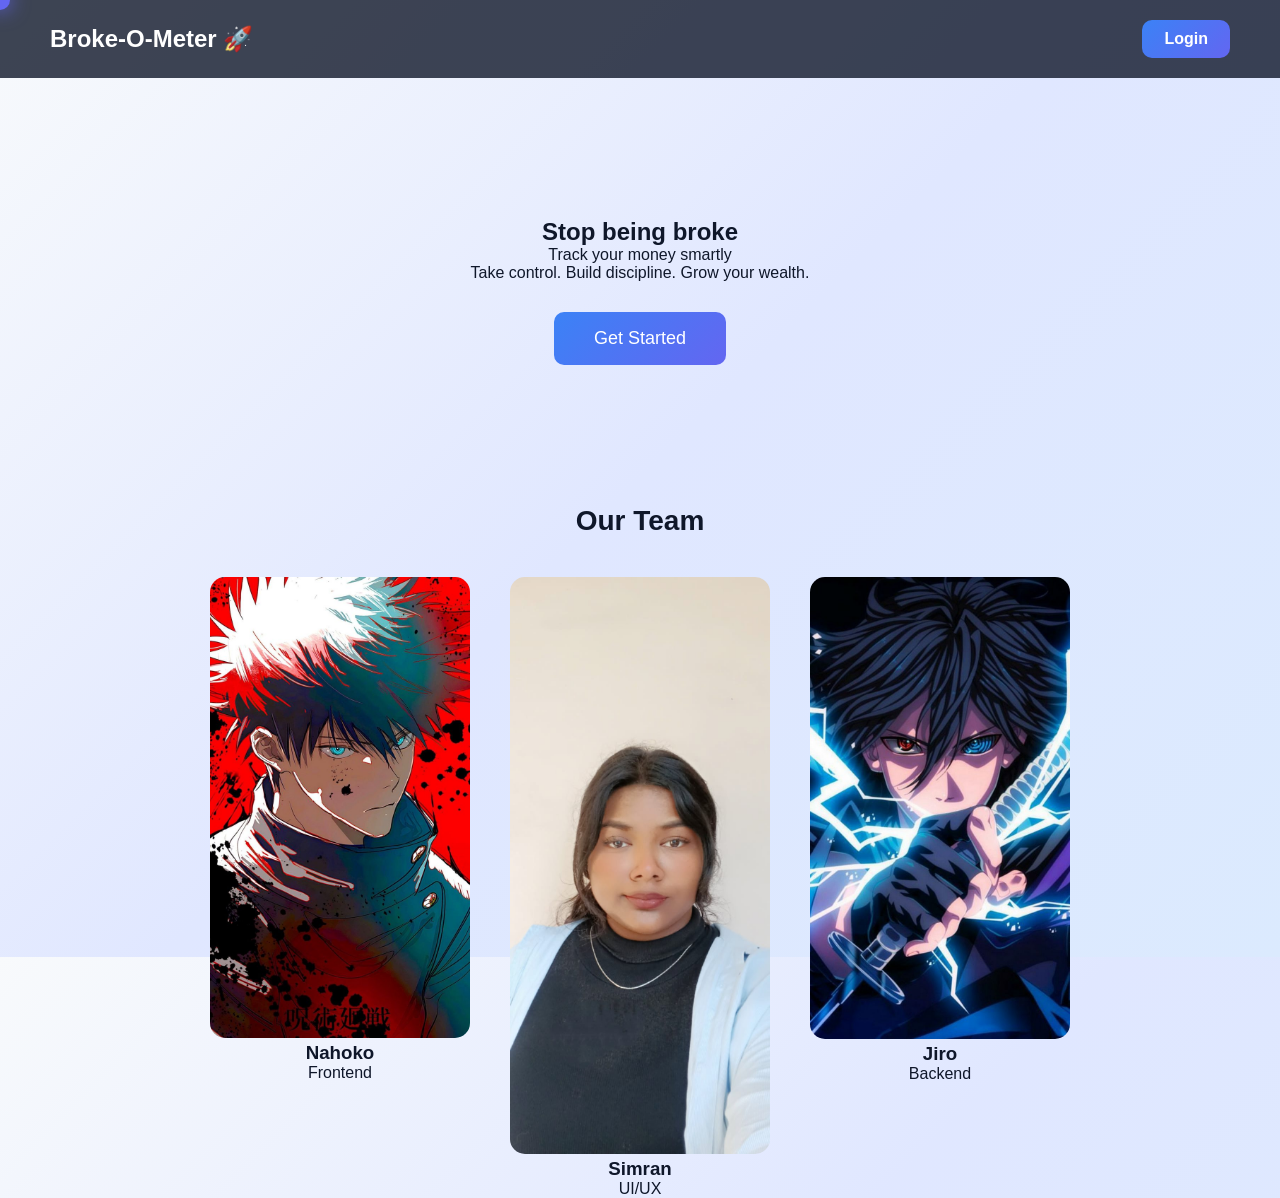
<file: index.html>
<!DOCTYPE html>
<html>
<head>
<title>Broke-O-Meter</title>
<link rel="stylesheet" href="style.css">
</head>

<body>

<!-- WELCOME -->
<div id="welcome">💸 Welcome to Money Control</div>
<!-- CURSOR -->
<div class="cursor"></div>

<!-- NAV -->
<nav class="nav-bar">
  <h1>Broke-O-Meter 🚀</h1>
  <a href="login.html" class="login-btn">Login</a>
</nav>

<!-- HERO -->
<section class="hero">
  <h1>Stop being <span>broke</span></h1>

  <p>Track your money smartly</p>

  <div class="sub-text">
    Take control. Build discipline. Grow your wealth.
  </div>

  <a href="login.html">
    <button class="btn hero-btn">Get Started</button>
  </a>
</section>

<!-- TEAM -->
<section class="team-section">
  <h2>Our Team</h2>

  <div class="director-grid">

    <!-- CARD 1 -->
    <div class="flip-card">
      <div class="flip-inner">
        <div class="flip-front">
          <img src="lolo.jpg">
        </div>
        <div class="flip-back">
          <h3>Nahoko</h3>
          <p>Frontend</p>
        </div>
      </div>
    </div>

    <!-- CARD 2 -->
    <div class="flip-card">
      <div class="flip-inner">
        <div class="flip-front">
          <img src="simran.jpeg.jpeg">
        </div>
        <div class="flip-back">
          <h3>Simran</h3>
          <p>UI/UX</p>
        </div>
      </div>
    </div>

    <!-- CARD 3 -->
    <div class="flip-card">
      <div class="flip-inner">
        <div class="flip-front">
          <img src="bolo.jpg">
        </div>
        <div class="flip-back">
          <h3>Jiro</h3>
          <p>Backend</p>
        </div>
      </div>
    </div>

  </div>
</section>

<!-- SCRIPT -->
<script>

/* CURSOR EFFECT */
const cursor = document.querySelector('.cursor');

document.addEventListener('mousemove', e => {
  cursor.style.left = e.clientX + 'px';
  cursor.style.top = e.clientY + 'px';
});

</script>

</body>
</html>
</file>
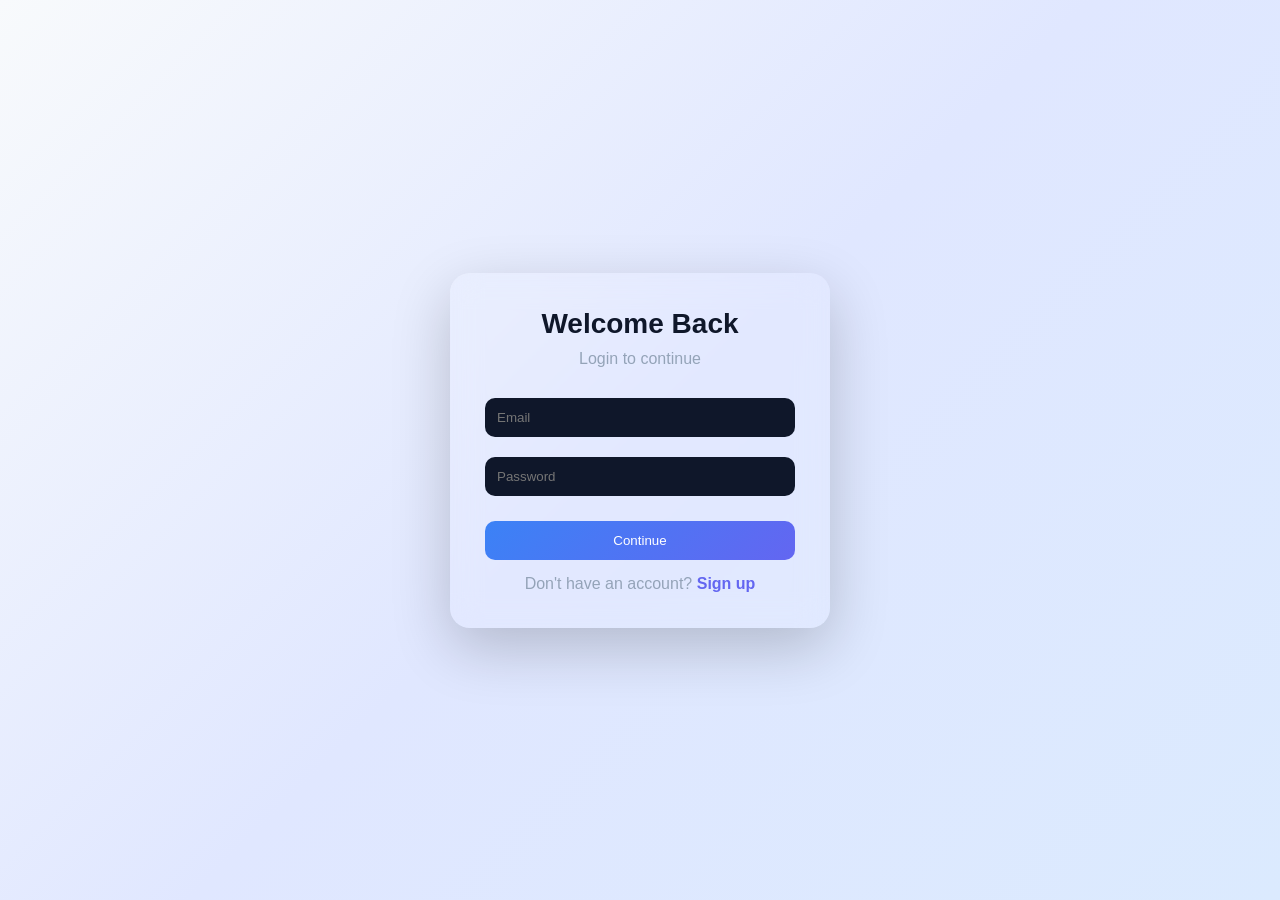
<file: login.html>
<!DOCTYPE html>
<html>
<head>
<title>Login - Money Control</title>
<link rel="stylesheet" href="style.css">
</head>

<body>

<div class="auth-container">

  <!-- LOGIN BOX -->
  <div class="auth-box" id="loginBox">
    <h2>Welcome Back</h2>
    <p class="auth-sub">Login to continue</p>

    <input type="text" placeholder="Email">
    <input type="password" placeholder="Password">

    <!-- ✅ FIXED BUTTON -->
    <button class="btn full" onclick="login()">Continue</button>

    <p class="switch">
      Don't have an account? 
      <span onclick="showSignup()">Sign up</span>
    </p>
  </div>

  <!-- SIGNUP BOX -->
  <div class="auth-box hidden" id="signupBox">
    <h2>Create Account</h2>
    <p class="auth-sub">Start your journey</p>

    <input type="text" placeholder="Full Name">
    <input type="text" placeholder="Email">
    <input type="password" placeholder="Password">

    <!-- ✅ SAME BUTTON -->
    <button class="btn full" onclick="login()">Continue</button>

    <p class="switch">
      Already have an account? 
      <span onclick="showLogin()">Login</span>
    </p>
  </div>

</div>

<!-- ✅ CLEAN SCRIPT (ONLY ONE) -->
<script>
function showSignup(){
  document.getElementById("loginBox").classList.add("hidden");
  document.getElementById("signupBox").classList.remove("hidden");
}

function showLogin(){
  document.getElementById("signupBox").classList.add("hidden");
  document.getElementById("loginBox").classList.remove("hidden");
}

/* 🔥 LOGIN REDIRECT */
function login(){
  window.location.href = "dashboard.html";
}
</script>

</body>
</html>
</file>
<file: style.css>
*{
  margin:0;
  padding:0;
  box-sizing:border-box;
  font-family:'Poppins',sans-serif;
}

/* BODY */
body{
  background: linear-gradient(135deg,#f8fafc,#e0e7ff,#dbeafe);
  color:#0f172a;
}

/* APP */
.app{
  display:flex;
}

/* SIDEBAR */
.sidebar{
  width:230px;
  background:#0f172a;
  padding:25px;
  min-height:100vh;
}

.sidebar h1{
  color:white;
  margin-bottom:30px;
}

.sidebar a{
  display:block;
  margin:12px 0;
  color:#cbd5f5;
  text-decoration:none;
  padding:10px;
  border-radius:10px;
}

.sidebar a:hover{
  background:rgba(255,255,255,0.1);
}

/* MAIN */
.main{
  flex:1;
  padding:40px;
}

/* CARDS */
.card{
  background:white;
  padding:20px;
  border-radius:15px;
  box-shadow:0 10px 25px rgba(0,0,0,0.08);
}

/* TOP CARDS */
.top-cards{
  display:grid;
  grid-template-columns:repeat(3,1fr);
  gap:20px;
  margin-bottom:30px;
}

.top-card{
  background:white;
  padding:20px;
  border-radius:15px;
  box-shadow:0 10px 25px rgba(0,0,0,0.08);
}

.top-card.active{
  background:#22c55e;
  color:white;
}

/* GRID */
.modern-grid{
  display:grid;
  grid-template-columns:1fr 1fr;
  gap:20px;
}

/* INPUT */
input,select{
  width:100%;
  padding:12px;
  margin:10px 0;
  border-radius:10px;
  border:1px solid #ddd;
}

/* BUTTON */
.btn{
  padding:12px;
  border:none;
  border-radius:10px;
  background:linear-gradient(135deg,#3b82f6,#6366f1);
  color:white;
  cursor:pointer;
}

.btn:hover{
  box-shadow:0 10px 25px rgba(99,102,241,0.4);
}

.full{
  width:100%;
}

/* TABLE */
.history-table{
  width:100%;
  border-collapse:collapse;
  margin-top:15px;
}

.history-table th{
  background:#f1f5f9;
  padding:12px;
}

.history-table td{
  padding:12px;
  border-bottom:1px solid #eee;
}
/* HOME FIX FINAL */

.home-nav{
  background:rgba(15,23,42,0.8);
  color:white;
}

.home-hero{
  padding:140px 20px 80px;
  text-align:center;
}

.hero-btn{
  margin-top:30px;
  font-size:18px;
  padding:16px 40px;
}

.team-section{
  text-align:center;
  padding:60px 20px;
}

.team-section h2{
  margin-bottom:40px;
  font-size:28px;
}

.flip-card{
  width:260px;
  height:320px;
}

.flip-front img{
  width:100%;
  height:100%;
  object-fit:cover;
  border-radius:15px;
}

/* CURSOR */
.cursor{
  position:fixed;
  width:20px;
  height:20px;
  background:#6366f1;
  border-radius:50%;
  pointer-events:none;
  transform:translate(-50%,-50%);
  box-shadow:0 0 20px #6366f1;
  z-index:9999;
}
/* NAV FIX */
.nav-bar{
  display:flex;
  justify-content:space-between;
  align-items:center;
  padding:20px 50px;
  background:rgba(15,23,42,0.8);
  color:white;
}

/* LOGIN BUTTON RIGHT */
.login-btn{
  background:linear-gradient(135deg,#3b82f6,#6366f1);
  padding:10px 22px;
  border-radius:10px;
  color:white;
  text-decoration:none;
  font-weight:600;
  transition:0.3s;
}

.login-btn:hover{
  transform:scale(1.05);
  box-shadow:0 10px 30px rgba(99,102,241,0.5);
}

/* HERO */
.hero{
  text-align:center;
  padding:140px 20px 80px;
}

.hero-btn{
  margin-top:30px;
  padding:16px 40px;
  font-size:18px;
}

/* TEAM */
.team-section{
  text-align:center;
  padding:60px 20px;
}

.director-grid{
  display:flex;
  justify-content:center;
  gap:40px;
  flex-wrap:wrap;
}

.flip-card{
  width:260px;
  height:320px;
}

.flip-front img{
  width:100%;
  height:100%;
  object-fit:cover;
  border-radius:15px;
}

/* CURSOR */
.cursor{
  position:fixed;
  width:20px;
  height:20px;
  background:#6366f1;
  border-radius:50%;
  pointer-events:none;
  transform:translate(-50%,-50%);
  box-shadow:0 0 20px #6366f1;
  z-index:9999;
}
/* FULL SCREEN WELCOME FIX */
#welcome{
  position:fixed;
  top:0;
  left:0;
  width:100%;
  height:100%;
  background: linear-gradient(135deg,#0f172a,#1e293b);
  display:flex;
  justify-content:center;
  align-items:center;
  font-size:42px;
  font-weight:800;
  color:white;
  z-index:9999;
  letter-spacing:1px;

  animation: fadeOut 2s ease forwards;
  animation-delay: 1.5s;
}

/* FADE OUT */
@keyframes fadeOut{
  to{
    opacity:0;
    visibility:hidden;
  }
}
#welcome{
  text-shadow:0 0 20px rgba(99,102,241,0.8);
}
/* AUTH (LOGIN / SIGNUP) */
.auth-container{
  height:100vh;
  display:flex;
  justify-content:center;
  align-items:center;
}

.auth-box{
  width:380px;
  padding:35px;
  border-radius:20px;
  background:rgba(255,255,255,0.08);
  backdrop-filter:blur(15px);
  box-shadow:0 20px 60px rgba(0,0,0,0.2);
  text-align:center;
  animation:fadeUp 0.6s ease;
}

.auth-box h2{
  margin-bottom:10px;
  font-size:28px;
}

.auth-sub{
  color:#94a3b8;
  margin-bottom:20px;
}

.auth-box input{
  width:100%;
  padding:12px;
  margin:10px 0;
  border-radius:10px;
  border:none;
  background:#0f172a;
  color:white;
}

.auth-box .btn{
  width:100%;
  margin-top:15px;
}

.switch{
  margin-top:15px;
  color:#94a3b8;
}

.switch span{
  color:#6366f1;
  cursor:pointer;
  font-weight:600;
}

.hidden{
  display:none;
}
</file>
